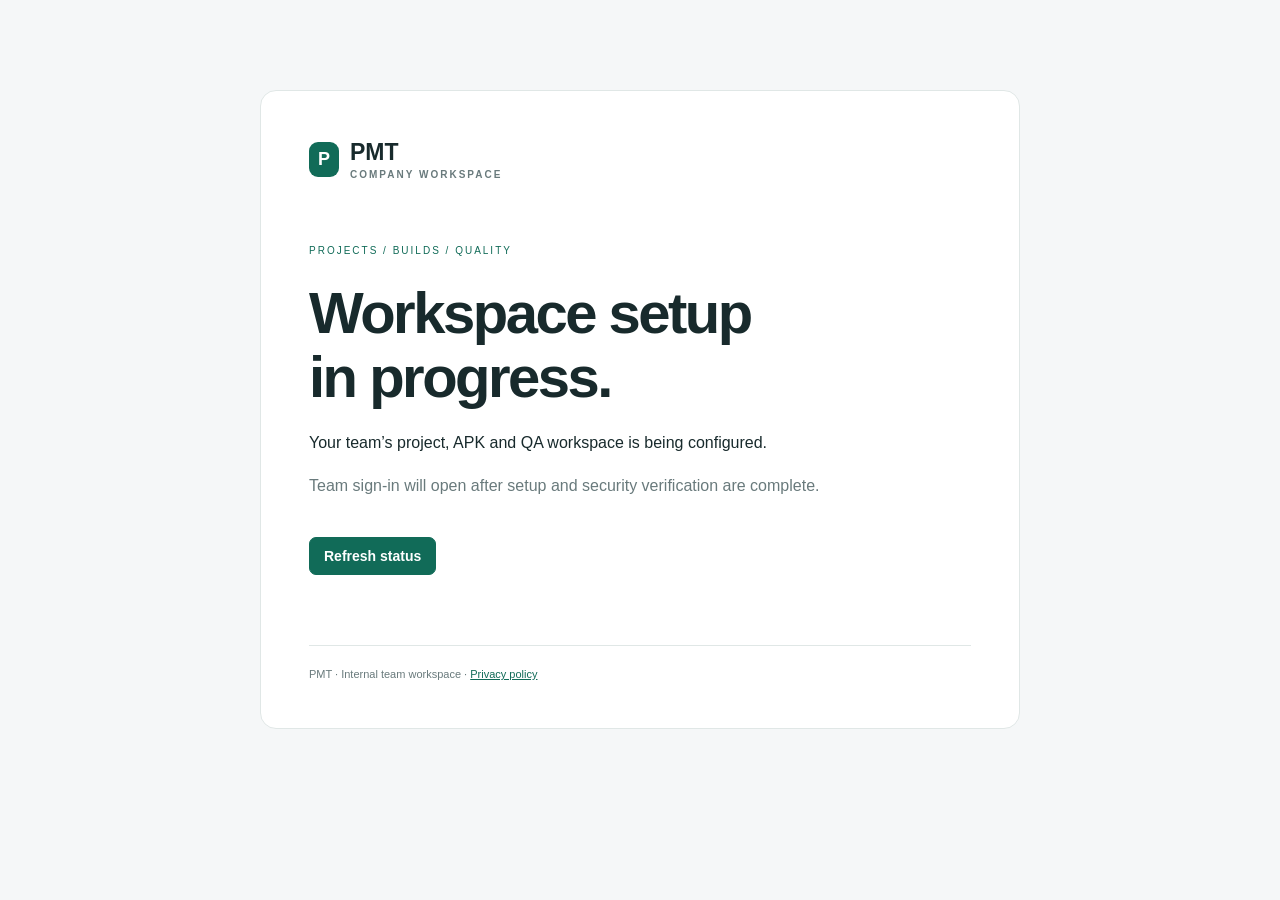
<file: index.html>
<!doctype html>
<html lang="en"><head><meta charset="UTF-8"><meta name="viewport" content="width=device-width,initial-scale=1"><meta name="color-scheme" content="light"><meta name="referrer" content="no-referrer"><meta http-equiv="Content-Security-Policy" content="default-src 'self'; script-src 'self'; style-src 'self'; connect-src 'self' https://ylwdxcresqbwriifsfik.supabase.co https://*.googleapis.com; img-src 'self' blob:; object-src 'none'; base-uri 'self'; form-action 'self'"><title>PMT — Project workspace</title><link rel="stylesheet" href="styles.css"></head>
<body><div id="app"><main class="loading">Opening your workspace…</main></div><div id="toast" role="status" aria-live="polite"></div><dialog id="modal"><header><h2 id="modal-title"></h2><button id="close-modal" aria-label="Close">×</button></header><div id="modal-body"></div></dialog><script type="module" src="bootstrap.js"></script></body></html>
</file>
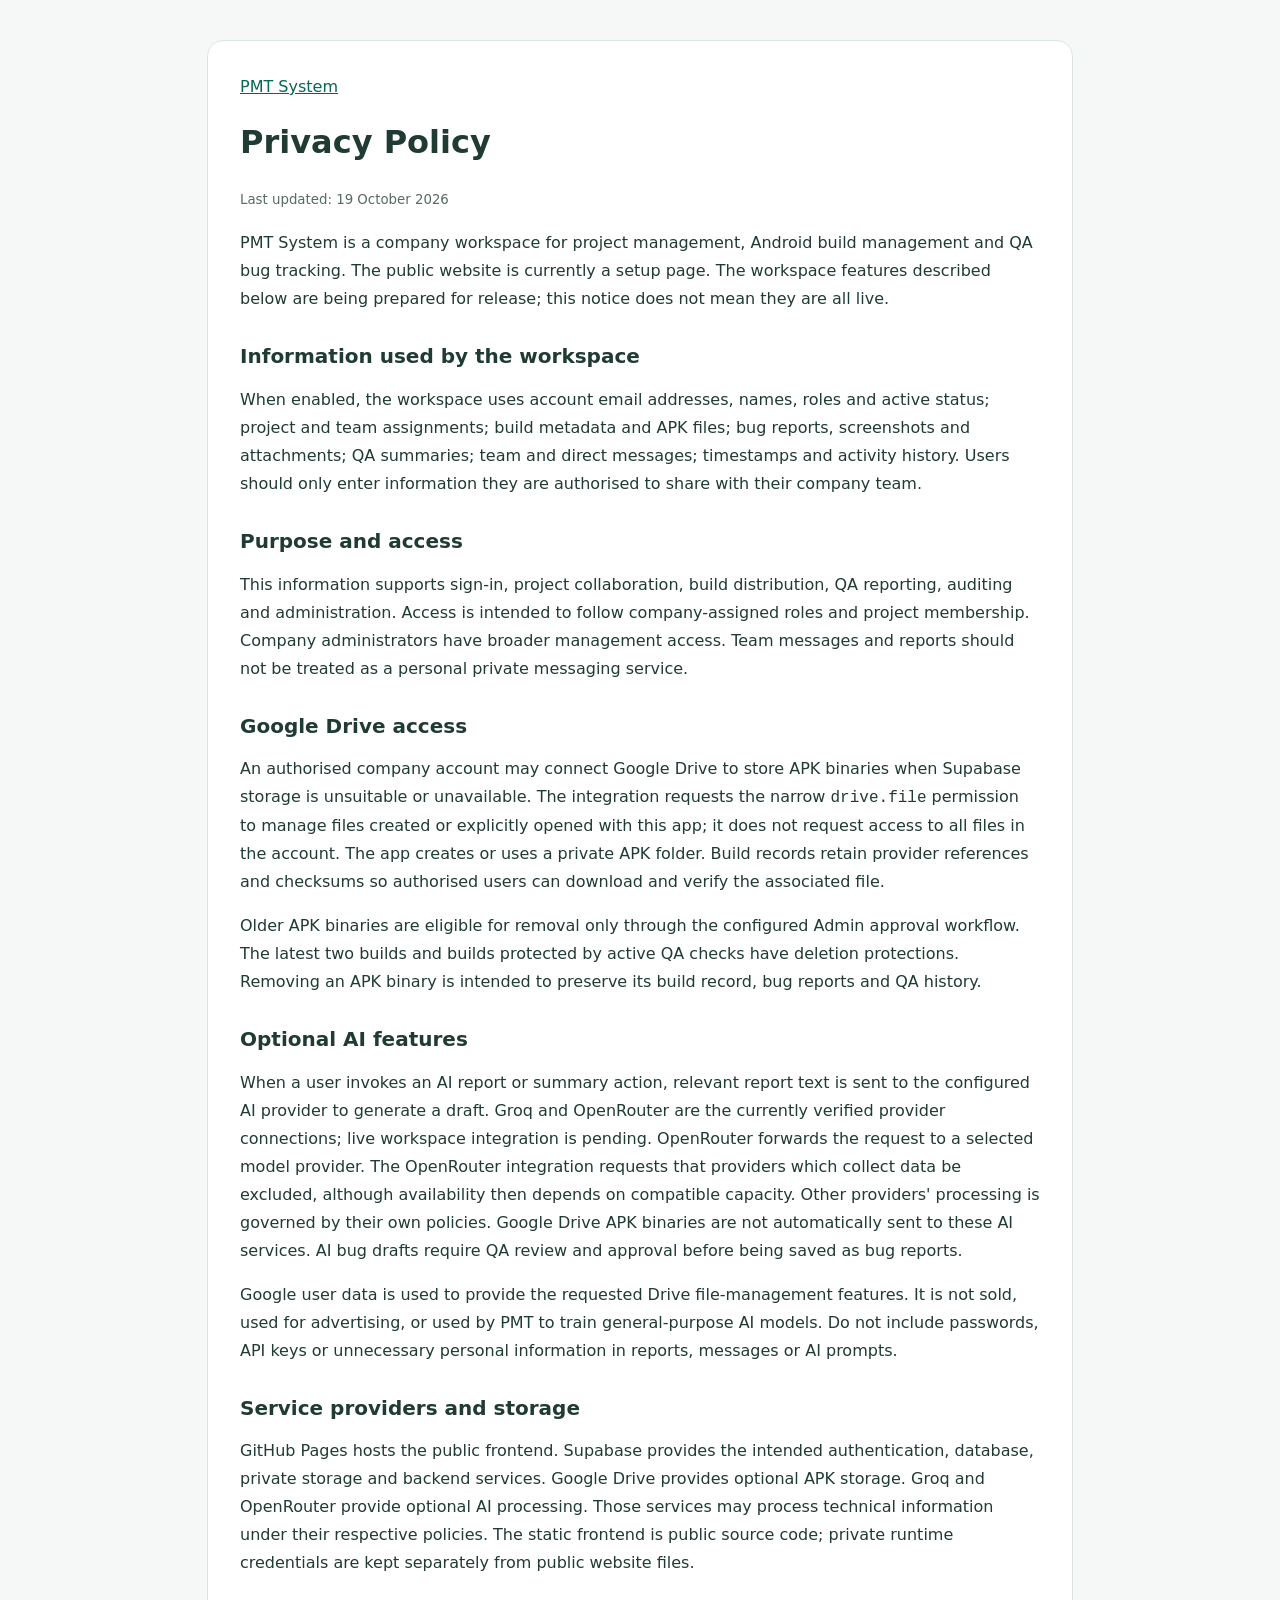
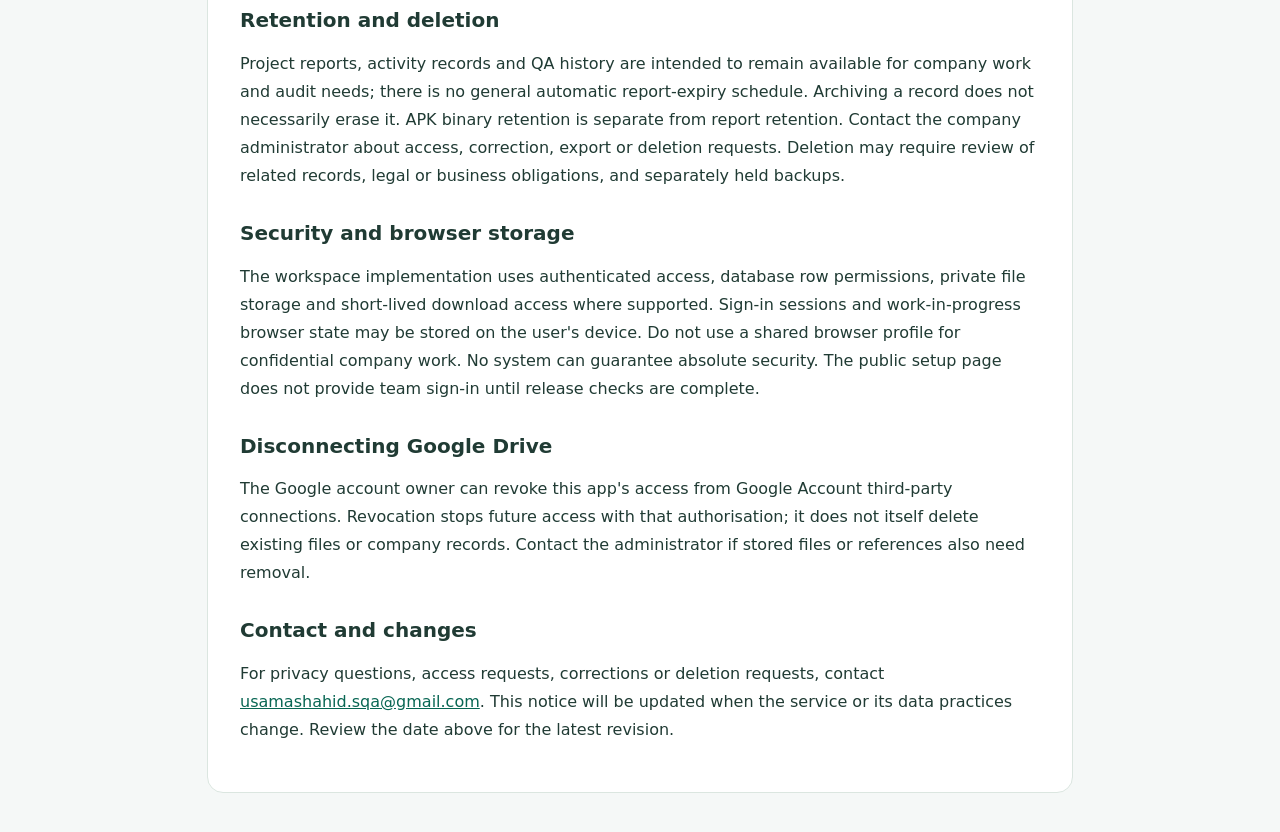
<file: privacy.html>
<!doctype html>
<html lang="en"><head><meta charset="utf-8"><meta name="viewport" content="width=device-width,initial-scale=1"><meta name="referrer" content="no-referrer"><meta http-equiv="Content-Security-Policy" content="default-src 'none'; style-src 'unsafe-inline'; base-uri 'none'; form-action 'none'"><title>Privacy Policy | PMT System</title><style>body{margin:0;background:#f5f8f7;color:#203b34;font:16px/1.75 system-ui,sans-serif}main{max-width:800px;margin:40px auto;padding:32px;background:#fff;border:1px solid #dbe6e0;border-radius:16px}h1,h2{line-height:1.3}h1{font-size:2rem}h2{font-size:1.25rem;margin-top:30px}a{color:#086653}small{color:#586a64}@media(max-width:600px){main{margin:12px;padding:22px}}</style></head>
<body><main><a href="./">PMT System</a><h1>Privacy Policy</h1><p><small>Last updated: 19 October 2026</small></p>
<p>PMT System is a company workspace for project management, Android build management and QA bug tracking. The public website is currently a setup page. The workspace features described below are being prepared for release; this notice does not mean they are all live.</p>
<h2>Information used by the workspace</h2><p>When enabled, the workspace uses account email addresses, names, roles and active status; project and team assignments; build metadata and APK files; bug reports, screenshots and attachments; QA summaries; team and direct messages; timestamps and activity history. Users should only enter information they are authorised to share with their company team.</p>
<h2>Purpose and access</h2><p>This information supports sign-in, project collaboration, build distribution, QA reporting, auditing and administration. Access is intended to follow company-assigned roles and project membership. Company administrators have broader management access. Team messages and reports should not be treated as a personal private messaging service.</p>
<h2>Google Drive access</h2><p>An authorised company account may connect Google Drive to store APK binaries when Supabase storage is unsuitable or unavailable. The integration requests the narrow <code>drive.file</code> permission to manage files created or explicitly opened with this app; it does not request access to all files in the account. The app creates or uses a private APK folder. Build records retain provider references and checksums so authorised users can download and verify the associated file.</p><p>Older APK binaries are eligible for removal only through the configured Admin approval workflow. The latest two builds and builds protected by active QA checks have deletion protections. Removing an APK binary is intended to preserve its build record, bug reports and QA history.</p>
<h2>Optional AI features</h2><p>When a user invokes an AI report or summary action, relevant report text is sent to the configured AI provider to generate a draft. Groq and OpenRouter are the currently verified provider connections; live workspace integration is pending. OpenRouter forwards the request to a selected model provider. The OpenRouter integration requests that providers which collect data be excluded, although availability then depends on compatible capacity. Other providers' processing is governed by their own policies. Google Drive APK binaries are not automatically sent to these AI services. AI bug drafts require QA review and approval before being saved as bug reports.</p><p>Google user data is used to provide the requested Drive file-management features. It is not sold, used for advertising, or used by PMT to train general-purpose AI models. Do not include passwords, API keys or unnecessary personal information in reports, messages or AI prompts.</p>
<h2>Service providers and storage</h2><p>GitHub Pages hosts the public frontend. Supabase provides the intended authentication, database, private storage and backend services. Google Drive provides optional APK storage. Groq and OpenRouter provide optional AI processing. Those services may process technical information under their respective policies. The static frontend is public source code; private runtime credentials are kept separately from public website files.</p>
<h2>Retention and deletion</h2><p>Project reports, activity records and QA history are intended to remain available for company work and audit needs; there is no general automatic report-expiry schedule. Archiving a record does not necessarily erase it. APK binary retention is separate from report retention. Contact the company administrator about access, correction, export or deletion requests. Deletion may require review of related records, legal or business obligations, and separately held backups.</p>
<h2>Security and browser storage</h2><p>The workspace implementation uses authenticated access, database row permissions, private file storage and short-lived download access where supported. Sign-in sessions and work-in-progress browser state may be stored on the user's device. Do not use a shared browser profile for confidential company work. No system can guarantee absolute security. The public setup page does not provide team sign-in until release checks are complete.</p>
<h2>Disconnecting Google Drive</h2><p>The Google account owner can revoke this app's access from Google Account third-party connections. Revocation stops future access with that authorisation; it does not itself delete existing files or company records. Contact the administrator if stored files or references also need removal.</p>
<h2>Contact and changes</h2><p>For privacy questions, access requests, corrections or deletion requests, contact <a href="mailto:usamashahid.sqa@gmail.com">usamashahid.sqa@gmail.com</a>. This notice will be updated when the service or its data practices change. Review the date above for the latest revision.</p>
</main></body></html>
</file>
<file: styles.css>
*{box-sizing:border-box} :root{font-family:Inter,Segoe UI,Arial,sans-serif;color:#182a2c;background:#f5f7f8;font-size:14px;--green:#116b58;--line:#e0e7e6;--muted:#697a7c}body{margin:0}button,input,textarea,select{font:inherit}button,a{touch-action:manipulation}button,.button{border:1px solid var(--line);background:white;color:#203d38;border-radius:7px;padding:10px 14px;cursor:pointer;font-weight:600;text-decoration:none;display:inline-block}button:hover{background:#edf4f1}button:disabled{opacity:.5;cursor:wait}.primary{background:var(--green);color:white;border-color:var(--green)}.primary:hover{background:#0c5848}.danger{color:#a13939}a{color:var(--green)}h1{font-size:29px;letter-spacing:-1px;margin:0 0 8px}h2{font-size:18px;margin:0 0 16px}h3{font-size:15px}p{line-height:1.7}.muted,small{color:var(--muted)}.shell{display:grid;grid-template-columns:225px 1fr;min-height:100vh}.sidebar{padding:28px 18px;border-right:1px solid var(--line);background:#fff;position:sticky;top:0;height:100vh;display:flex;flex-direction:column}.brand{display:flex;gap:11px;align-items:center;margin:0 10px 35px;font-weight:800;font-size:23px}.brand b{background:var(--green);color:white;border-radius:9px;padding:7px 9px;font-size:18px}.brand small{display:block;font-size:10px;letter-spacing:2px;text-transform:uppercase;margin-top:3px}nav{display:grid;gap:5px}nav button{text-align:left;border:0;font-weight:500;color:#61716e;padding:12px 15px}nav button.active{background:#e6f3ed;color:var(--green);font-weight:700}.sidebar footer{margin-top:auto;border-top:1px solid var(--line);padding:18px 10px 0}.role{text-transform:uppercase;font-size:10px;letter-spacing:1.5px;color:var(--green)}.topbar{height:77px;background:#fff;border-bottom:1px solid var(--line);padding:0 36px;display:flex;align-items:center;justify-content:space-between}.topbar span{color:var(--muted);font-size:12px}.main{padding:34px 36px;max-width:1600px;margin:auto}.page-head{display:flex;justify-content:space-between;align-items:center;gap:20px;margin-bottom:27px}.page-head p{margin:0;color:var(--muted)}.actions{display:flex;gap:9px;align-items:center;flex-wrap:wrap}.cards{display:grid;grid-template-columns:repeat(4,1fr);gap:17px;margin-bottom:25px}.card,.panel{background:white;border:1px solid var(--line);border-radius:10px;padding:22px}.card strong{display:block;font-size:31px;letter-spacing:-1px;margin:16px 0 7px}.card .accent{font-size:11px;text-transform:uppercase;letter-spacing:1.4px;color:var(--green)}.grid{display:grid;grid-template-columns:1.6fr 1fr;gap:22px}.panel{margin-bottom:22px}.panel-head{display:flex;justify-content:space-between;gap:15px;align-items:center;margin-bottom:18px}.panel-head h2{margin:0}.filters{display:flex;gap:10px;flex-wrap:wrap;margin-bottom:20px}.filters input{min-width:220px;flex:1}input,textarea,select{width:100%;border:1px solid #ccd8d4;border-radius:6px;padding:10px;background:#fff;color:#233f39}input:focus,textarea:focus,select:focus{outline:2px solid #73b4a3;outline-offset:1px}textarea{min-height:95px;resize:vertical}.filters select{width:auto;max-width:220px}label{display:block;font-size:12px;font-weight:600;line-height:1.5}label input,label textarea,label select{margin-top:6px;font-size:14px;font-weight:400}.form-grid{display:grid;grid-template-columns:1fr 1fr;gap:17px}.full{grid-column:1/-1}.form-footer{display:flex;justify-content:flex-end;gap:10px;margin-top:22px}.table-wrap{overflow:auto}table{width:100%;border-collapse:collapse;white-space:nowrap}th{text-align:left;text-transform:uppercase;letter-spacing:1px;font-size:10px;color:var(--muted);background:#f9fbfa}td,th{padding:14px 12px;border-bottom:1px solid #edf0ef}td{font-size:13px}td small{display:block;margin-top:5px}.badge{display:inline-block;padding:5px 8px;border-radius:5px;background:#edf3f1;color:#4f6c64;font-size:11px;text-transform:capitalize}.badge.critical,.badge.failed,.badge.reopened,.badge.qa_failed{background:#ffeded;color:#a63e3e}.badge.closed,.badge.passed,.badge.qa_passed{background:#e4f4eb;color:#26734e}.badge.pending,.badge.ready_for_retest,.badge.testing{background:#fff4d9;color:#927223}.link{padding:0;border:0;background:none;color:var(--green);text-align:left}.empty{padding:35px;text-align:center;color:var(--muted);line-height:1.8}.pager{display:flex;justify-content:space-between;align-items:center;margin-top:18px}.timeline{list-style:none;padding:0;margin:0}.timeline li{border-left:2px solid #d9e9e2;padding:0 0 22px 18px;margin-left:5px}.timeline strong{font-size:12px;display:block}.timeline small{display:block;margin-top:6px}.details{display:grid;grid-template-columns:1fr 1fr;gap:18px}.details dt{font-size:11px;color:var(--muted);text-transform:uppercase;letter-spacing:.7px}.details dd{margin:6px 0 0;white-space:pre-wrap;overflow-wrap:anywhere;line-height:1.6}.notice{border:1px solid #e9dab1;background:#fffaee;border-radius:7px;padding:13px 16px;color:#7c622a;font-size:12px;line-height:1.7;margin:15px 0}.error{color:#b23434;white-space:pre-wrap}.login{min-height:100vh;display:grid;grid-template-columns:1fr 1fr;background:white}.login-aside{background:#103f35;color:white;padding:13vh 10%;display:flex;flex-direction:column;justify-content:center}.login-aside h1{font-size:47px;line-height:1.15;letter-spacing:-2px}.login-aside p{color:#b4d1c4;max-width:350px}.login-box{max-width:430px;margin:auto;width:100%;padding:35px}.login-box label{margin:20px 0}.login-box button{width:100%;margin-top:10px}.eyebrow{font-size:10px;letter-spacing:2px;text-transform:uppercase;color:#8eb8a8;margin-bottom:25px}dialog{border:1px solid var(--line);border-radius:12px;max-width:800px;width:calc(100% - 30px);max-height:90vh;padding:24px;color:#182a2c}dialog::backdrop{background:#152e2866}dialog header{display:flex;justify-content:space-between;align-items:center;margin-bottom:22px}dialog header h2{margin:0}#close-modal{border:0;font-size:24px;padding:2px 10px}#toast{display:none;position:fixed;bottom:24px;right:24px;max-width:440px;padding:17px 22px;border:1px solid #97b9ac;border-radius:9px;background:#123f34;color:white;z-index:10}#toast.show{display:block}.loading{padding:60px;text-align:center}progress{width:100%;height:15px}.row{display:flex;justify-content:space-between;gap:15px;padding:13px 0;border-bottom:1px solid var(--line)}.pre{white-space:pre-wrap;overflow-wrap:anywhere;line-height:1.8}.stat-bar{height:7px;background:#e5eeea;border-radius:4px;overflow:hidden;margin-top:9px}.stat-bar span{display:block;height:100%;background:#338771}.mobile-menu{display:none}@media(max-width:1000px){.cards{grid-template-columns:repeat(2,1fr)}.grid{grid-template-columns:1fr}.main{padding:25px 20px}.topbar{padding:0 20px}}@media(max-width:700px){.shell{grid-template-columns:1fr}.sidebar{position:static;height:auto;padding:16px}.sidebar .brand{margin:0 0 15px}.sidebar nav{display:flex;overflow:auto}.sidebar nav button{white-space:nowrap}.sidebar footer{display:none}.cards{gap:10px}.card{padding:17px}.topbar{height:58px}.page-head{align-items:flex-start;flex-direction:column}h1{font-size:25px}.form-grid,.details{grid-template-columns:1fr}.login{grid-template-columns:1fr}.login-aside{padding:35px}.login-aside h1{font-size:30px}.login-box{padding:25px}.main{padding:22px 14px}dialog{padding:18px}}
@media(max-width:700px){.topbar{height:auto;min-height:58px;gap:10px;flex-wrap:wrap;padding:12px 16px}.topbar .actions{gap:6px}.topbar .actions>span{display:none}.shell>div{min-width:0}.panel{min-width:0}.cards{grid-template-columns:repeat(2,minmax(0,1fr))}}
@media(max-width:700px){.shell{grid-template-columns:minmax(0,1fr)}.sidebar{min-width:0}.sidebar nav{min-width:0;max-width:100%}.grid{grid-template-columns:minmax(0,1fr)}.topbar{height:auto}}
.chat-layout{display:grid;grid-template-columns:240px minmax(0,1fr);gap:20px}.chat-rooms{padding:18px;min-width:0}.chat-room{display:block;width:100%;text-align:left;margin:7px 0}.chat-room.active{background:#e6f3ed;border-color:#8db9a9}.chat-room small{display:block;font-size:10px;font-weight:400;margin-top:5px}.chat-rooms label{margin-top:22px}.chat-rooms>button{margin-top:10px;width:100%}.chat-help{font-size:11px}.chat-conversation{min-width:0}.chat-messages{height:430px;overflow-y:auto;padding:10px 5px;overscroll-behavior:contain}.chat-message{max-width:90%;padding:12px 15px;border-radius:10px;background:#f0f4f3;margin:12px 0;overflow-wrap:anywhere}.chat-message.mine{margin-left:auto;background:#e0f1e9}.chat-message>div{display:flex;gap:12px;justify-content:space-between;flex-wrap:wrap}.chat-message strong{font-size:12px}.chat-message time{color:#6c7a76;font-size:10px}.chat-message p{white-space:pre-wrap;margin:7px 0 0;font-size:13px}.chat-conversation textarea{min-height:75px}.chat-conversation .form-footer{justify-content:space-between;align-items:center}.chat-conversation .form-footer small{max-width:65%;font-size:10px}@media(max-width:800px){.chat-layout{grid-template-columns:minmax(0,1fr)}.chat-rooms{max-height:300px;overflow-y:auto}.chat-messages{height:350px}.chat-message{max-width:95%}}
[hidden]{display:none!important}
.launch-page{max-width:760px;margin:10vh auto;padding:48px;background:#fff;border:1px solid #e0e7e6;border-radius:16px}.launch-page .brand{margin:0 0 65px}.launch-page h1{font-size:58px;line-height:1.1;letter-spacing:-2.5px;margin:20px 0}.launch-page p{max-width:520px;font-size:16px}.launch-page .eyebrow{color:#116b58}.launch-page button{margin-top:22px}.launch-page footer{margin-top:70px;border-top:1px solid #e0e7e6;padding-top:22px;color:#697a7c;font-size:11px}@media(max-width:700px){.launch-page{margin:20px 14px;padding:28px}.launch-page h1{font-size:40px}.launch-page .brand{margin-bottom:45px}}
</file>
